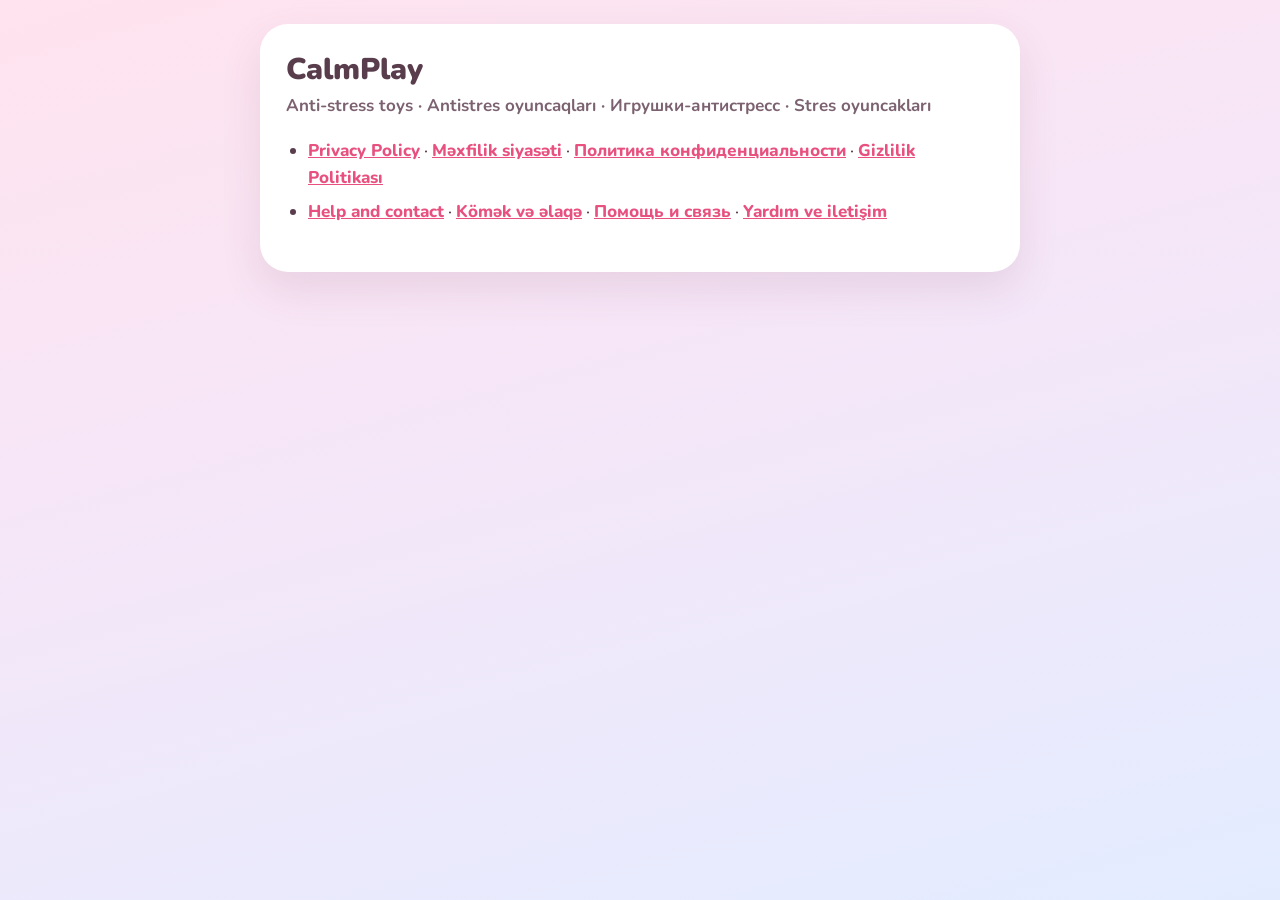
<file: index.html>
<!doctype html>
<html lang="en">
<head>
<meta charset="utf-8">
<meta name="viewport" content="width=device-width, initial-scale=1">
<meta name="color-scheme" content="light">
<title>CalmPlay</title>
<link rel="icon" type="image/svg+xml" href="lotus.svg">
<link rel="stylesheet" href="site.css">
</head>
<body>
<main>
<section class="doc shown" style="display:block">
<h1>CalmPlay</h1>
<p class="updated">Anti-stress toys · Antistres oyuncaqları · Игрушки-антистресс · Stres oyuncakları</p>
<ul>
<li><a href="privacy.html">Privacy Policy</a> · <a href="privacy.html#az">Məxfilik siyasəti</a> · <a href="privacy.html#ru">Политика конфиденциальности</a> · <a href="privacy.html#tr">Gizlilik Politikası</a></li>
<li><a href="support.html">Help and contact</a> · <a href="support.html#az">Kömək və əlaqə</a> · <a href="support.html#ru">Помощь и связь</a> · <a href="support.html#tr">Yardım ve iletişim</a></li>
</ul>
</section>
</main>
</body>
</html>
</file>
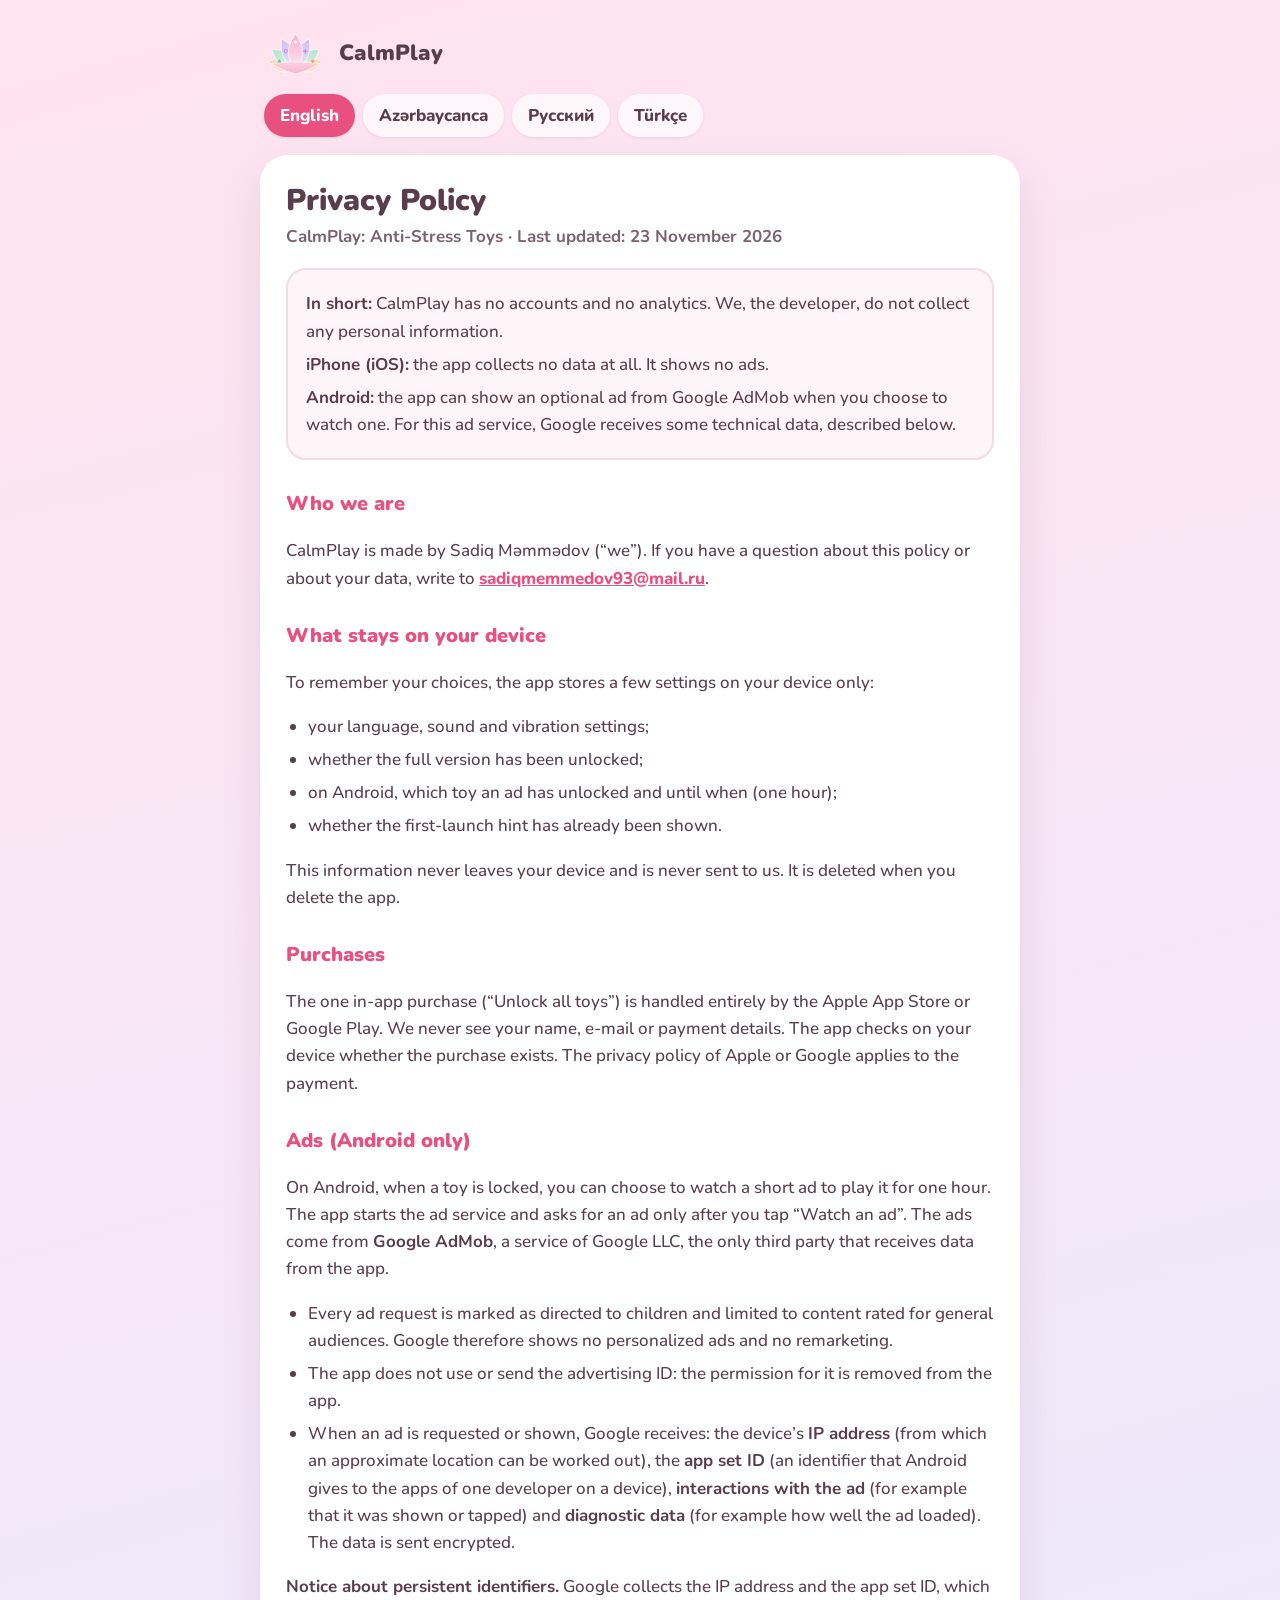
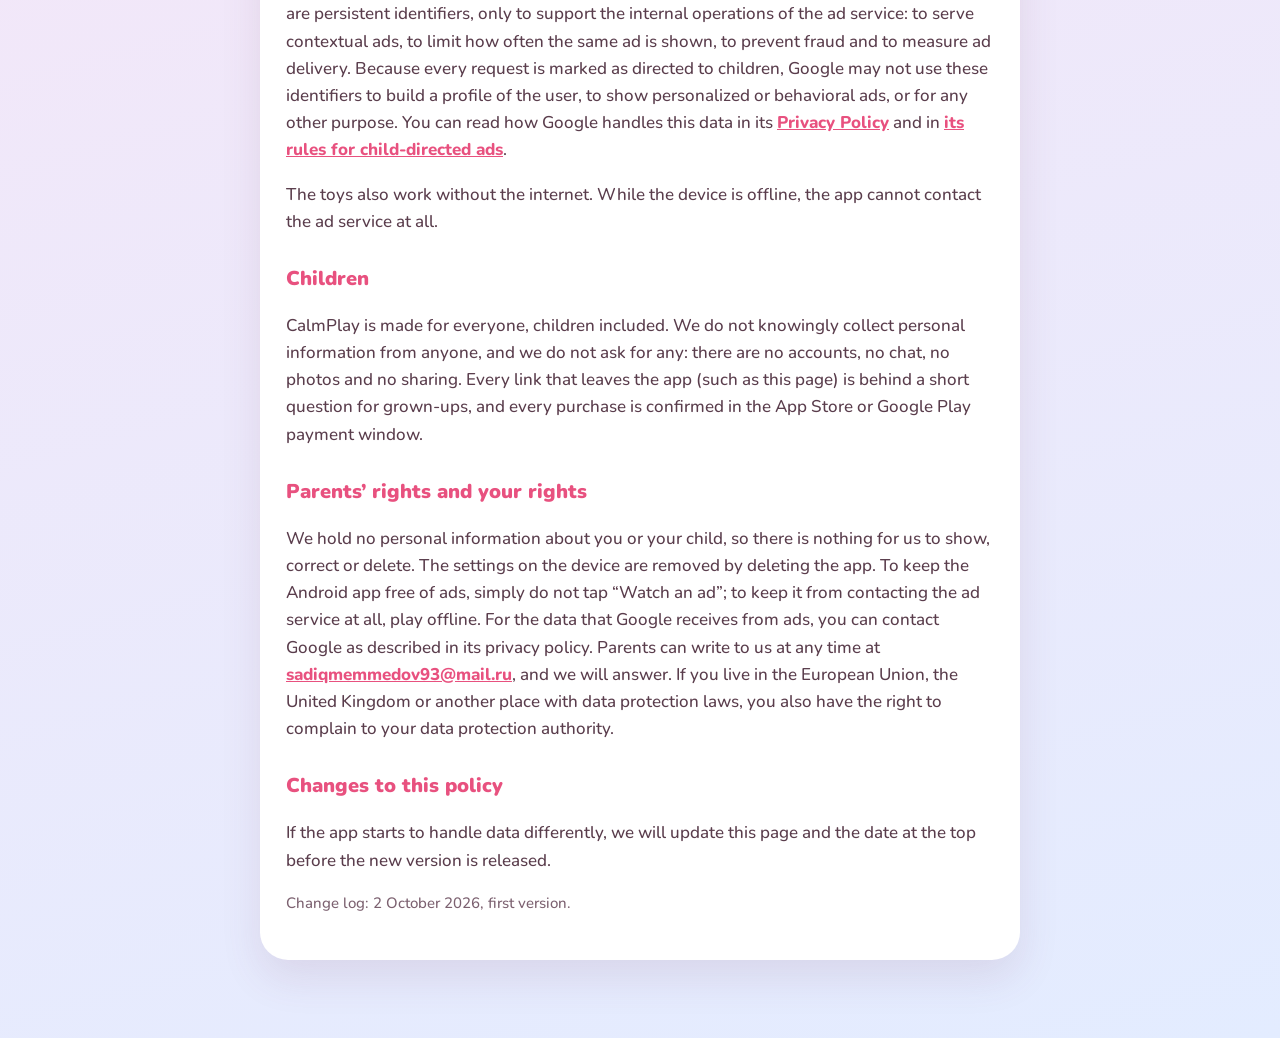
<file: privacy.html>
<!doctype html>
<!--
  CalmPlay: privacy policy (roadmap P5-5), in English, Azerbaijani, Russian and Turkish. Static page: upload site/ as it
  is (see site/README.md). Developer name and contact e-mail are filled in (2026-10-01). Keep
  the date and the change log at the end up to date. The page shows the visitor's language (or ?lang=az / #az);
  without JavaScript all four languages are shown one after another.
-->
<html lang="en">
<head>
<meta charset="utf-8">
<meta name="viewport" content="width=device-width, initial-scale=1">
<meta name="color-scheme" content="light">
<title>CalmPlay: Privacy Policy</title>
<link rel="icon" type="image/svg+xml" href="lotus.svg">
<link rel="stylesheet" href="site.css">
</head>
<body>
<main>
<div class="brand">
  <img src="lotus.svg" alt="" width="63" height="44">
  <span>CalmPlay</span>
</div>
<nav class="langs" aria-label="Language">
  <a href="#en" hreflang="en" lang="en">English</a>
  <a href="#az" hreflang="az" lang="az">Azərbaycanca</a>
  <a href="#ru" hreflang="ru" lang="ru">Русский</a>
  <a href="#tr" hreflang="tr" lang="tr">Türkçe</a>
</nav>

<!-- ======================================== English ======================================== -->
<section class="doc" id="en" lang="en">
<h1>Privacy Policy</h1>
<p class="updated">CalmPlay: Anti-Stress Toys · Last updated: 23 November 2026</p>

<div class="summary">
<p><strong>In short:</strong> CalmPlay has no accounts and no analytics. We, the developer, do not collect any personal information.</p>
<p><strong>iPhone (iOS):</strong> the app collects no data at all. It shows no ads.</p>
<p><strong>Android:</strong> the app can show an optional ad from Google AdMob when you choose to watch one. For this ad service, Google receives some technical data, described below.</p>
</div>

<h2>Who we are</h2>
<p>CalmPlay is made by Sadiq Məmmədov (“we”). If you have a question about this policy or about your data, write to <a href="mailto:sadiqmemmedov93@mail.ru">sadiqmemmedov93@mail.ru</a>.</p>

<h2>What stays on your device</h2>
<p>To remember your choices, the app stores a few settings on your device only:</p>
<ul>
<li>your language, sound and vibration settings;</li>
<li>whether the full version has been unlocked;</li>
<li>on Android, which toy an ad has unlocked and until when (one hour);</li>
<li>whether the first-launch hint has already been shown.</li>
</ul>
<p>This information never leaves your device and is never sent to us. It is deleted when you delete the app.</p>

<h2>Purchases</h2>
<p>The one in-app purchase (“Unlock all toys”) is handled entirely by the Apple App Store or Google Play. We never see your name, e-mail or payment details. The app checks on your device whether the purchase exists. The privacy policy of Apple or Google applies to the payment.</p>

<h2>Ads (Android only)</h2>
<p>On Android, when a toy is locked, you can choose to watch a short ad to play it for one hour. The app starts the ad service and asks for an ad only after you tap “Watch an ad”. The ads come from <strong>Google AdMob</strong>, a service of Google LLC, the only third party that receives data from the app.</p>
<ul>
<li>Every ad request is marked as directed to children and limited to content rated for general audiences. Google therefore shows no personalized ads and no remarketing.</li>
<li>The app does not use or send the advertising ID: the permission for it is removed from the app.</li>
<li>When an ad is requested or shown, Google receives: the device’s <strong>IP address</strong> (from which an approximate location can be worked out), the <strong>app set ID</strong> (an identifier that Android gives to the apps of one developer on a device), <strong>interactions with the ad</strong> (for example that it was shown or tapped) and <strong>diagnostic data</strong> (for example how well the ad loaded). The data is sent encrypted.</li>
</ul>
<p><strong>Notice about persistent identifiers.</strong> Google collects the IP address and the app set ID, which are persistent identifiers, only to support the internal operations of the ad service: to serve contextual ads, to limit how often the same ad is shown, to prevent fraud and to measure ad delivery. Because every request is marked as directed to children, Google may not use these identifiers to build a profile of the user, to show personalized or behavioral ads, or for any other purpose. You can read how Google handles this data in its <a href="https://policies.google.com/privacy" rel="noopener">Privacy Policy</a> and in <a href="https://support.google.com/admob/answer/6223431" rel="noopener">its rules for child-directed ads</a>.</p>
<p>The toys also work without the internet. While the device is offline, the app cannot contact the ad service at all.</p>

<h2>Children</h2>
<p>CalmPlay is made for everyone, children included. We do not knowingly collect personal information from anyone, and we do not ask for any: there are no accounts, no chat, no photos and no sharing. Every link that leaves the app (such as this page) is behind a short question for grown-ups, and every purchase is confirmed in the App Store or Google Play payment window.</p>

<h2>Parents’ rights and your rights</h2>
<p>We hold no personal information about you or your child, so there is nothing for us to show, correct or delete. The settings on the device are removed by deleting the app. To keep the Android app free of ads, simply do not tap “Watch an ad”; to keep it from contacting the ad service at all, play offline. For the data that Google receives from ads, you can contact Google as described in its privacy policy. Parents can write to us at any time at <a href="mailto:sadiqmemmedov93@mail.ru">sadiqmemmedov93@mail.ru</a>, and we will answer. If you live in the European Union, the United Kingdom or another place with data protection laws, you also have the right to complain to your data protection authority.</p>

<h2>Changes to this policy</h2>
<p>If the app starts to handle data differently, we will update this page and the date at the top before the new version is released.</p>
<p class="log">Change log: 2 October 2026, first version.</p>
</section>

<!-- ======================================== Azərbaycanca ======================================== -->
<section class="doc" id="az" lang="az">
<h1>Məxfilik siyasəti</h1>
<p class="updated">CalmPlay: Antistres oyuncaqlar · Son yenilənmə: 23 noyabr 2026</p>

<div class="summary">
<p><strong>Qısaca:</strong> CalmPlay-də hesab və analitika yoxdur. Biz, tərtibatçı, heç bir şəxsi məlumat toplamırıq.</p>
<p><strong>iPhone (iOS):</strong> tətbiq ümumiyyətlə heç bir məlumat toplamır. Reklam göstərmir.</p>
<p><strong>Android:</strong> sən izləməyi seçəndə tətbiq Google AdMob-dan istəyə bağlı reklam göstərə bilər. Bu reklam xidməti üçün Google aşağıda yazılan bəzi texniki məlumatları alır.</p>
</div>

<h2>Biz kimik</h2>
<p>CalmPlay-i Sadiq Məmmədov (“biz”) hazırlayıb. Bu siyasət və ya məlumatların barədə sualın varsa, <a href="mailto:sadiqmemmedov93@mail.ru">sadiqmemmedov93@mail.ru</a> ünvanına yaz.</p>

<h2>Cihazında nə qalır</h2>
<p>Seçimlərini yadda saxlamaq üçün tətbiq bir neçə ayarı yalnız cihazında saxlayır:</p>
<ul>
<li>dil, səs və vibrasiya ayarların;</li>
<li>tam versiyanın açılıb-açılmadığı;</li>
<li>Android-də reklamın hansı oyuncağı və nə vaxta qədər (bir saat) açdığı;</li>
<li>ilk açılış ipucunun artıq göstərilib-göstərilmədiyi.</li>
</ul>
<p>Bu məlumat heç vaxt cihazından çıxmır və bizə göndərilmir. Tətbiqi silən kimi o da silinir.</p>

<h2>Alışlar</h2>
<p>Tətbiqdaxili yeganə alışı (“Bütün oyuncaqları aç”) tamamilə Apple App Store və ya Google Play idarə edir. Biz sənin adını, e-poçtunu və ödəniş məlumatlarını heç vaxt görmürük. Alışın olub-olmadığını tətbiq cihazında yoxlayır. Ödənişə Apple və ya Google-un məxfilik siyasəti tətbiq olunur.</p>

<h2>Reklam (yalnız Android)</h2>
<p>Android-də oyuncaq bağlı olanda, onunla bir saat oynamaq üçün qısa reklam izləməyi seçə bilərsən. Tətbiq reklam xidmətini yalnız “Reklam izlə” düyməsinə toxunandan sonra işə salır və reklam istəyir. Reklamlar Google LLC-nin xidməti olan <strong>Google AdMob</strong>-dan gəlir; tətbiqdən məlumat alan yeganə üçüncü tərəf odur.</p>
<ul>
<li>Hər reklam sorğusu uşaqlara yönəlik kimi işarələnir və yalnız bütün yaşlar üçün uyğun məzmunla məhdudlaşır. Buna görə Google fərdiləşdirilmiş reklam və remarketinq göstərmir.</li>
<li>Tətbiq reklam identifikatorunu (advertising ID) istifadə etmir və göndərmir: ona icazə tətbiqdən çıxarılıb.</li>
<li>Reklam istəniləndə və ya göstəriləndə Google bunları alır: cihazın <strong>IP ünvanı</strong> (ondan təxmini yer müəyyən etmək olar), <strong>app set ID</strong> (Android-in cihazda bir tərtibatçının tətbiqlərinə verdiyi identifikator), <strong>reklamla qarşılıqlı əlaqə</strong> (məsələn, reklamın göstərilməsi və ya ona toxunulması) və <strong>diaqnostika məlumatı</strong> (məsələn, reklamın necə yükləndiyi). Məlumat şifrələnmiş şəkildə göndərilir.</li>
</ul>
<p><strong>Davamlı identifikatorlar haqqında bildiriş.</strong> Google davamlı identifikator olan IP ünvanını və app set ID-ni yalnız reklam xidmətinin daxili işini təmin etmək üçün toplayır: kontekstual reklam göstərmək, eyni reklamın neçə dəfə göstərildiyini məhdudlaşdırmaq, fırıldaqçılığın qarşısını almaq və reklamın çatdırılmasını ölçmək. Hər sorğu uşaqlara yönəlik kimi işarələndiyi üçün Google bu identifikatorlardan istifadəçi profili qurmaq, fərdiləşdirilmiş və ya davranışa əsaslanan reklam göstərmək və ya başqa məqsəd üçün istifadə edə bilməz. Google-un bu məlumatla necə davrandığını onun <a href="https://policies.google.com/privacy?hl=az" rel="noopener">Məxfilik siyasətində</a> və <a href="https://support.google.com/admob/answer/6223431" rel="noopener">uşaqlara yönəlik reklam qaydalarında</a> oxuya bilərsən.</p>
<p>Oyuncaqlar internetsiz də işləyir. Cihaz internetə qoşulmayanda tətbiq reklam xidməti ilə ümumiyyətlə əlaqə saxlaya bilmir.</p>

<h2>Uşaqlar</h2>
<p>CalmPlay hamı, o cümlədən uşaqlar üçün hazırlanıb. Biz bilərəkdən heç kimdən şəxsi məlumat toplamırıq və istəmirik: hesab, çat, şəkil və paylaşma yoxdur. Tətbiqdən kənara aparan hər link (məsələn, bu səhifə) böyüklər üçün qısa bir sualdan sonra açılır, hər alış isə App Store və ya Google Play-in ödəniş pəncərəsində təsdiqlənir.</p>

<h2>Valideynlərin və sənin hüquqların</h2>
<p>Bizdə sən və ya uşağın haqqında heç bir şəxsi məlumat yoxdur, ona görə göstərməli, düzəltməli və ya silməli bir şey də yoxdur. Cihazdakı ayarlar tətbiq silinəndə silinir. Android tətbiqini reklamsız saxlamaq üçün sadəcə “Reklam izlə” düyməsinə toxunma; tətbiqin reklam xidməti ilə heç əlaqə saxlamaması üçün internetsiz oyna. Google-un reklamdan aldığı məlumatlar üçün onun məxfilik siyasətində yazıldığı kimi Google ilə əlaqə saxlaya bilərsən. Valideynlər istənilən vaxt <a href="mailto:sadiqmemmedov93@mail.ru">sadiqmemmedov93@mail.ru</a> ünvanına yaza bilər, cavab verəcəyik. Avropa İttifaqında, Böyük Britaniyada və ya məlumatların qorunması qanunu olan başqa yerdə yaşayırsansa, məlumatların qorunması orqanına şikayət etmək hüququn da var.</p>

<h2>Bu siyasətdə dəyişikliklər</h2>
<p>Tətbiq məlumatlarla başqa cür işləməyə başlasa, yeni versiya çıxmazdan əvvəl bu səhifəni və yuxarıdakı tarixi yeniləyəcəyik.</p>
<p class="log">Dəyişikliklər: 2 oktyabr 2026, ilk versiya.</p>
</section>

<!-- ======================================== Русский ======================================== -->
<section class="doc" id="ru" lang="ru">
<h1>Политика конфиденциальности</h1>
<p class="updated">CalmPlay: игрушки-антистресс · Последнее обновление: 23 ноября 2026 г.</p>

<div class="summary">
<p><strong>Коротко:</strong> в CalmPlay нет аккаунтов и аналитики. Мы, разработчик, не собираем никаких личных данных.</p>
<p><strong>iPhone (iOS):</strong> приложение вообще не собирает данные. Рекламы в нём нет.</p>
<p><strong>Android:</strong> приложение может показать необязательную рекламу Google AdMob, когда ты сам решишь её посмотреть. Для работы этого рекламного сервиса Google получает некоторые технические данные, описанные ниже.</p>
</div>

<h2>Кто мы</h2>
<p>CalmPlay создаёт Sadiq Məmmədov («мы»). Если у тебя есть вопрос об этой политике или о твоих данных, напиши на <a href="mailto:sadiqmemmedov93@mail.ru">sadiqmemmedov93@mail.ru</a>.</p>

<h2>Что остаётся на устройстве</h2>
<p>Чтобы помнить твой выбор, приложение хранит несколько настроек только на устройстве:</p>
<ul>
<li>язык, настройки звука и вибрации;</li>
<li>открыта ли полная версия;</li>
<li>на Android — какую игрушку открыла реклама и до какого времени (на один час);</li>
<li>показана ли уже подсказка при первом запуске.</li>
</ul>
<p>Эти данные никогда не покидают устройство и не отправляются нам. Они удаляются вместе с приложением.</p>

<h2>Покупки</h2>
<p>Единственную встроенную покупку («Открыть все игрушки») полностью обрабатывает Apple App Store или Google Play. Мы никогда не видим твоё имя, почту или платёжные данные. Приложение проверяет покупку на устройстве. К оплате применяется политика конфиденциальности Apple или Google.</p>

<h2>Реклама (только Android)</h2>
<p>На Android, если игрушка закрыта, можно посмотреть короткую рекламу и играть с ней один час. Приложение запускает рекламный сервис и запрашивает рекламу только после нажатия «Посмотри рекламу». Её показывает <strong>Google AdMob</strong> — сервис Google LLC, единственная третья сторона, которая получает данные из приложения.</p>
<ul>
<li>Каждый запрос рекламы помечен как предназначенный для детей и ограничен контентом для всех возрастов. Поэтому Google не показывает персонализированную рекламу и не использует ремаркетинг.</li>
<li>Приложение не использует и не передаёт рекламный идентификатор (advertising ID): разрешение на него удалено из приложения.</li>
<li>Когда реклама запрашивается или показывается, Google получает: <strong>IP-адрес</strong> устройства (по нему можно определить примерное местоположение), <strong>app set ID</strong> (идентификатор, который Android присваивает приложениям одного разработчика на устройстве), <strong>действия с рекламой</strong> (например, что она была показана или нажата) и <strong>диагностические данные</strong> (например, как загрузилась реклама). Данные передаются в зашифрованном виде.</li>
</ul>
<p><strong>Уведомление о постоянных идентификаторах.</strong> Google собирает IP-адрес и app set ID, которые являются постоянными идентификаторами, только для внутренней работы рекламного сервиса: чтобы показывать контекстную рекламу, ограничивать частоту показа одной и той же рекламы, предотвращать мошенничество и измерять показы. Поскольку каждый запрос помечен как предназначенный для детей, Google не может использовать эти идентификаторы для создания профиля пользователя, показа персонализированной или поведенческой рекламы или для других целей. О том, как Google обращается с этими данными, можно прочитать в его <a href="https://policies.google.com/privacy?hl=ru" rel="noopener">Политике конфиденциальности</a> и в <a href="https://support.google.com/admob/answer/6223431?hl=ru" rel="noopener">правилах для рекламы, предназначенной для детей</a>.</p>
<p>Игрушки работают и без интернета. Пока устройство офлайн, приложение вообще не может связаться с рекламным сервисом.</p>

<h2>Дети</h2>
<p>CalmPlay сделан для всех, в том числе для детей. Мы сознательно не собираем личные данные ни у кого и не запрашиваем их: нет аккаунтов, чата, фотографий и обмена. Каждая ссылка, ведущая из приложения (например, на эту страницу), открывается только после короткого вопроса для взрослых, а каждая покупка подтверждается в окне оплаты App Store или Google Play.</p>

<h2>Права родителей и твои права</h2>
<p>У нас нет личных данных о тебе или твоём ребёнке, поэтому нам нечего показать, исправить или удалить. Настройки на устройстве удаляются вместе с приложением. Чтобы в Android-приложении не было рекламы, просто не нажимай «Посмотри рекламу»; чтобы приложение совсем не связывалось с рекламным сервисом, играй без интернета. По поводу данных, которые Google получает от рекламы, можно обратиться в Google, как описано в его политике конфиденциальности. Родители могут в любое время написать нам на <a href="mailto:sadiqmemmedov93@mail.ru">sadiqmemmedov93@mail.ru</a>, и мы ответим. Если ты живёшь в Европейском союзе, Великобритании или другой стране с законом о защите данных, у тебя также есть право подать жалобу в орган по защите данных.</p>

<h2>Изменения этой политики</h2>
<p>Если приложение начнёт обращаться с данными иначе, мы обновим эту страницу и дату вверху до выхода новой версии.</p>
<p class="log">История изменений: 2 октября 2026 г., первая версия.</p>
</section>

<!-- ======================================== Türkçe ======================================== -->
<section class="doc" id="tr" lang="tr">
<h1>Gizlilik Politikası</h1>
<p class="updated">CalmPlay: Stres Oyuncakları · Son güncelleme: 23 Kasım 2026</p>

<div class="summary">
<p><strong>Kısaca:</strong> CalmPlay'de hesap ve analiz yoktur. Geliştirici olarak biz hiçbir kişisel bilgi toplamıyoruz.</p>
<p><strong>iPhone (iOS):</strong> uygulama hiçbir veri toplamaz. Reklam göstermez.</p>
<p><strong>Android:</strong> sen izlemeyi seçtiğinde uygulama Google AdMob'dan isteğe bağlı bir reklam gösterebilir. Bu reklam hizmeti için Google, aşağıda açıklanan bazı teknik verileri alır.</p>
</div>

<h2>Biz kimiz</h2>
<p>CalmPlay'i Sadiq Məmmədov (“biz”) geliştiriyor. Bu politika ya da verilerin hakkında bir sorun varsa <a href="mailto:sadiqmemmedov93@mail.ru">sadiqmemmedov93@mail.ru</a> adresine yaz.</p>

<h2>Cihazında kalanlar</h2>
<p>Seçimlerini hatırlamak için uygulama birkaç ayarı yalnızca cihazında saklar:</p>
<ul>
<li>dil, ses ve titreşim ayarların;</li>
<li>tam sürümün açılıp açılmadığı;</li>
<li>Android'de bir reklamın hangi oyuncağı ne zamana kadar (bir saat) açtığı;</li>
<li>ilk açılış ipucunun gösterilip gösterilmediği.</li>
</ul>
<p>Bu bilgiler cihazından hiç çıkmaz ve bize gönderilmez. Uygulamayı sildiğinde silinir.</p>

<h2>Satın almalar</h2>
<p>Tek uygulama içi satın alma (“Tüm oyuncakları aç”) tamamen Apple App Store ya da Google Play tarafından yürütülür. Adını, e-postanı ya da ödeme bilgilerini asla görmeyiz. Uygulama, satın almayı cihazında kontrol eder. Ödeme için Apple'ın ya da Google'ın gizlilik politikası geçerlidir.</p>

<h2>Reklamlar (yalnızca Android)</h2>
<p>Android'de bir oyuncak kilitliyse, onunla bir saat oynamak için kısa bir reklam izlemeyi seçebilirsin. Uygulama, reklam hizmetini ancak “Reklam izle” düğmesine dokunduktan sonra başlatır ve reklam ister. Reklamlar, Google LLC'nin bir hizmeti olan <strong>Google AdMob</strong>'dan gelir; uygulamadan veri alan tek üçüncü taraf odur.</p>
<ul>
<li>Her reklam isteği çocuklara yönelik olarak işaretlenir ve her yaşa uygun içerikle sınırlandırılır. Bu nedenle Google kişiselleştirilmiş reklam ve yeniden pazarlama göstermez.</li>
<li>Uygulama reklam kimliğini (advertising ID) kullanmaz ve göndermez: buna ait izin uygulamadan kaldırılmıştır.</li>
<li>Bir reklam istendiğinde ya da gösterildiğinde Google şunları alır: cihazın <strong>IP adresi</strong> (buradan yaklaşık konum çıkarılabilir), <strong>app set ID</strong> (Android'in bir cihazda aynı geliştiricinin uygulamalarına verdiği kimlik), <strong>reklamla etkileşimler</strong> (örneğin reklamın gösterildiği ya da ona dokunulduğu) ve <strong>tanılama verileri</strong> (örneğin reklamın nasıl yüklendiği). Veriler şifrelenerek gönderilir.</li>
</ul>
<p><strong>Kalıcı tanımlayıcılar hakkında bildirim.</strong> Google, kalıcı tanımlayıcı olan IP adresini ve app set ID'yi yalnızca reklam hizmetinin iç işleyişini desteklemek için toplar: bağlamsal reklam göstermek, aynı reklamın kaç kez gösterildiğini sınırlamak, dolandırıcılığı önlemek ve reklam gösterimini ölçmek. Her istek çocuklara yönelik olarak işaretlendiği için Google bu tanımlayıcıları kullanıcı profili oluşturmak, kişiselleştirilmiş ya da davranışsal reklam göstermek veya başka bir amaçla kullanamaz. Google'ın bu verileri nasıl işlediğini <a href="https://policies.google.com/privacy?hl=tr" rel="noopener">Gizlilik Politikası</a>'nda ve <a href="https://support.google.com/admob/answer/6223431?hl=tr" rel="noopener">çocuklara yönelik reklam kurallarında</a> okuyabilirsin.</p>
<p>Oyuncaklar internetsiz de çalışır. Cihaz çevrimdışıyken uygulama reklam hizmetiyle hiç bağlantı kuramaz.</p>

<h2>Çocuklar</h2>
<p>CalmPlay, çocuklar dahil herkes için yapıldı. Kimseden bilerek kişisel bilgi toplamıyor ve istemiyoruz: hesap, sohbet, fotoğraf ve paylaşım yok. Uygulamanın dışına çıkan her bağlantı (bu sayfa gibi), büyükler için kısa bir sorudan sonra açılır; her satın alma ise App Store ya da Google Play ödeme penceresinde onaylanır.</p>

<h2>Ebeveynlerin ve senin hakların</h2>
<p>Senin ya da çocuğun hakkında hiçbir kişisel bilgimiz yok; bu yüzden gösterecek, düzeltecek ya da silecek bir şey de yok. Cihazdaki ayarlar uygulama silindiğinde silinir. Android uygulamasını reklamsız tutmak için “Reklam izle” düğmesine dokunmaman yeterli; uygulamanın reklam hizmetiyle hiç bağlantı kurmaması için internetsiz oyna. Google'ın reklamlardan aldığı veriler için, gizlilik politikasında anlatıldığı gibi Google ile iletişime geçebilirsin. Ebeveynler bize istedikleri zaman <a href="mailto:sadiqmemmedov93@mail.ru">sadiqmemmedov93@mail.ru</a> adresinden yazabilir; yanıt vereceğiz. Avrupa Birliği'nde, Birleşik Krallık'ta ya da veri koruma yasası olan başka bir yerde yaşıyorsan, veri koruma kurumuna şikâyette bulunma hakkın da vardır.</p>

<h2>Bu politikadaki değişiklikler</h2>
<p>Uygulama verileri farklı biçimde işlemeye başlarsa, yeni sürüm yayımlanmadan önce bu sayfayı ve üstteki tarihi güncelleyeceğiz.</p>
<p class="log">Değişiklik geçmişi: 2 Ekim 2026, ilk sürüm.</p>
</section>
</main>
<script src="site.js"></script>
</body>
</html>
</file>
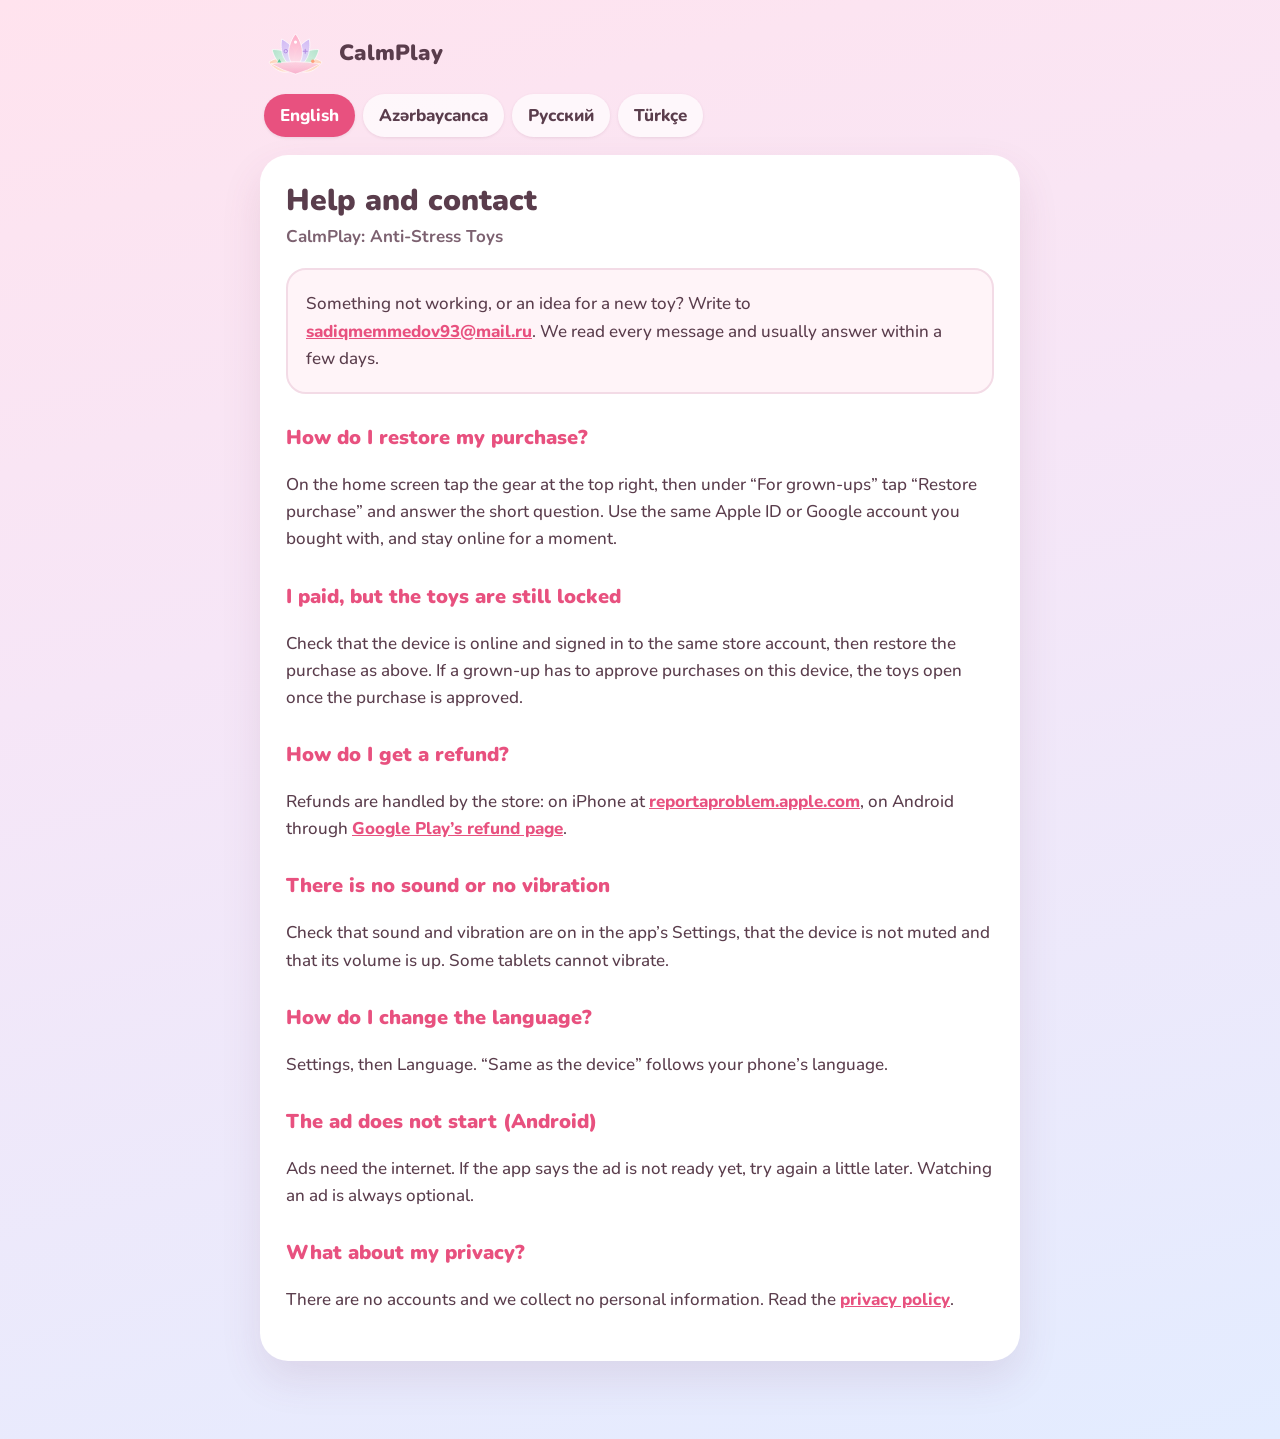
<file: support.html>
<!doctype html>
<!--
  CalmPlay: support page (roadmap P5-5; the App Store support URL must lead to contact information), in English,
  Azerbaijani, Russian and Turkish. The contact e-mail is filled in (2026-10-01). See site/README.md.
-->
<html lang="en">
<head>
<meta charset="utf-8">
<meta name="viewport" content="width=device-width, initial-scale=1">
<meta name="color-scheme" content="light">
<title>CalmPlay: Support</title>
<link rel="icon" type="image/svg+xml" href="lotus.svg">
<link rel="stylesheet" href="site.css">
</head>
<body>
<main>
<div class="brand">
  <img src="lotus.svg" alt="" width="63" height="44">
  <span>CalmPlay</span>
</div>
<nav class="langs" aria-label="Language">
  <a href="#en" hreflang="en" lang="en">English</a>
  <a href="#az" hreflang="az" lang="az">Azərbaycanca</a>
  <a href="#ru" hreflang="ru" lang="ru">Русский</a>
  <a href="#tr" hreflang="tr" lang="tr">Türkçe</a>
</nav>

<!-- ======================================== English ======================================== -->
<section class="doc" id="en" lang="en">
<h1>Help and contact</h1>
<p class="updated">CalmPlay: Anti-Stress Toys</p>
<div class="summary"><p>Something not working, or an idea for a new toy? Write to <a href="mailto:sadiqmemmedov93@mail.ru">sadiqmemmedov93@mail.ru</a>. We read every message and usually answer within a few days.</p></div>

<h2>How do I restore my purchase?</h2>
<p>On the home screen tap the gear at the top right, then under “For grown-ups” tap “Restore purchase” and answer the short question. Use the same Apple ID or Google account you bought with, and stay online for a moment.</p>

<h2>I paid, but the toys are still locked</h2>
<p>Check that the device is online and signed in to the same store account, then restore the purchase as above. If a grown-up has to approve purchases on this device, the toys open once the purchase is approved.</p>

<h2>How do I get a refund?</h2>
<p>Refunds are handled by the store: on iPhone at <a href="https://reportaproblem.apple.com" rel="noopener">reportaproblem.apple.com</a>, on Android through <a href="https://support.google.com/googleplay/answer/2479637" rel="noopener">Google Play’s refund page</a>.</p>

<h2>There is no sound or no vibration</h2>
<p>Check that sound and vibration are on in the app’s Settings, that the device is not muted and that its volume is up. Some tablets cannot vibrate.</p>

<h2>How do I change the language?</h2>
<p>Settings, then Language. “Same as the device” follows your phone’s language.</p>

<h2>The ad does not start (Android)</h2>
<p>Ads need the internet. If the app says the ad is not ready yet, try again a little later. Watching an ad is always optional.</p>

<h2>What about my privacy?</h2>
<p>There are no accounts and we collect no personal information. Read the <a href="privacy.html#en">privacy policy</a>.</p>
</section>

<!-- ======================================== Azərbaycanca ======================================== -->
<section class="doc" id="az" lang="az">
<h1>Kömək və əlaqə</h1>
<p class="updated">CalmPlay: Antistres oyuncaqlar</p>
<div class="summary"><p>Nəsə işləmir, ya da yeni oyuncaq üçün fikrin var? <a href="mailto:sadiqmemmedov93@mail.ru">sadiqmemmedov93@mail.ru</a> ünvanına yaz. Hər məktubu oxuyuruq və adətən bir neçə gün ərzində cavab veririk.</p></div>

<h2>Alışı necə bərpa edim?</h2>
<p>Ana ekranda sağ yuxarıdakı dişli çarxa toxun, “Böyüklər üçün” bölməsində “Alışı bərpa et” düyməsinə bas və qısa suala cavab ver. Alış etdiyin Apple ID və ya Google hesabından istifadə et və bir az internetə qoşulu qal.</p>

<h2>Pul ödədim, amma oyuncaqlar hələ bağlıdır</h2>
<p>Cihazın internetə qoşulu olduğunu və eyni mağaza hesabına daxil olduğunu yoxla, sonra alışı yuxarıdakı kimi bərpa et. Bu cihazda alışları böyüklərdən biri təsdiqləməlidirsə, alış təsdiqlənən kimi oyuncaqlar açılacaq.</p>

<h2>Pulu necə geri ala bilərəm?</h2>
<p>Pulun qaytarılmasını mağaza həll edir: iPhone-da <a href="https://reportaproblem.apple.com" rel="noopener">reportaproblem.apple.com</a> səhifəsində, Android-də <a href="https://support.google.com/googleplay/answer/2479637?hl=az" rel="noopener">Google Play-in geri ödəniş səhifəsində</a>.</p>

<h2>Səs və ya vibrasiya yoxdur</h2>
<p>Tətbiqin ayarlarında səsin və vibrasiyanın açıq olduğunu, cihazın səssiz rejimdə olmadığını və səsinin qaldırıldığını yoxla. Bəzi planşetlər vibrasiya edə bilmir.</p>

<h2>Dili necə dəyişim?</h2>
<p>Ayarlar, sonra Dil. “Cihazın dili” seçimi telefonunun dilini izləyir.</p>

<h2>Reklam başlamır (Android)</h2>
<p>Reklam üçün internet lazımdır. Tətbiq reklamın hələ hazır olmadığını deyirsə, bir az sonra yenə yoxla. Reklam izləmək həmişə istəyə bağlıdır.</p>

<h2>Məxfiliyim necə qorunur?</h2>
<p>Hesab yoxdur və biz heç bir şəxsi məlumat toplamırıq. <a href="privacy.html#az">Məxfilik siyasətini</a> oxu.</p>
</section>

<!-- ======================================== Русский ======================================== -->
<section class="doc" id="ru" lang="ru">
<h1>Помощь и связь</h1>
<p class="updated">CalmPlay: игрушки-антистресс</p>
<div class="summary"><p>Что-то не работает или есть идея новой игрушки? Напиши на <a href="mailto:sadiqmemmedov93@mail.ru">sadiqmemmedov93@mail.ru</a>. Мы читаем каждое письмо и обычно отвечаем в течение нескольких дней.</p></div>

<h2>Как восстановить покупку?</h2>
<p>На главном экране нажми на шестерёнку справа вверху, затем в разделе «Для взрослых» — «Восстановить покупку» и ответь на короткий вопрос. Используй тот же Apple ID или аккаунт Google, с которого была покупка, и побудь немного в сети.</p>

<h2>Я заплатил, а игрушки всё ещё закрыты</h2>
<p>Проверь, что устройство подключено к интернету и вошло в тот же аккаунт магазина, затем восстанови покупку, как описано выше. Если на этом устройстве покупки должен одобрить взрослый, игрушки откроются, как только покупку одобрят.</p>

<h2>Как вернуть деньги?</h2>
<p>Возвратами занимается магазин: на iPhone — на <a href="https://reportaproblem.apple.com" rel="noopener">reportaproblem.apple.com</a>, на Android — через <a href="https://support.google.com/googleplay/answer/2479637?hl=ru" rel="noopener">страницу возврата Google Play</a>.</p>

<h2>Нет звука или вибрации</h2>
<p>Проверь, что звук и вибрация включены в настройках приложения, что на устройстве не включён беззвучный режим и что громкость не на нуле. Некоторые планшеты не умеют вибрировать.</p>

<h2>Как сменить язык?</h2>
<p>Настройки, затем Язык. Вариант «Как на устройстве» следует языку телефона.</p>

<h2>Реклама не запускается (Android)</h2>
<p>Для рекламы нужен интернет. Если приложение пишет, что реклама ещё не готова, попробуй чуть позже. Смотреть рекламу всегда необязательно.</p>

<h2>А как с конфиденциальностью?</h2>
<p>Аккаунтов нет, и мы не собираем личные данные. Прочитай <a href="privacy.html#ru">политику конфиденциальности</a>.</p>
</section>

<!-- ======================================== Türkçe ======================================== -->
<section class="doc" id="tr" lang="tr">
<h1>Yardım ve iletişim</h1>
<p class="updated">CalmPlay: Stres Oyuncakları</p>
<div class="summary"><p>Bir şey çalışmıyor mu, ya da yeni bir oyuncak fikrin mi var? <a href="mailto:sadiqmemmedov93@mail.ru">sadiqmemmedov93@mail.ru</a> adresine yaz. Her mesajı okuyoruz ve genellikle birkaç gün içinde yanıt veriyoruz.</p></div>

<h2>Satın alımımı nasıl geri yüklerim?</h2>
<p>Ana ekranda sağ üstteki dişli simgesine dokun, “Büyükler için” bölümünde “Satın alımı geri yükle”ye bas ve kısa soruyu yanıtla. Satın aldığın Apple Kimliği ya da Google hesabını kullan ve bir süre çevrimiçi kal.</p>

<h2>Ödeme yaptım ama oyuncaklar hâlâ kilitli</h2>
<p>Cihazın internete bağlı olduğunu ve aynı mağaza hesabıyla oturum açtığını kontrol et, ardından satın alımı yukarıdaki gibi geri yükle. Bu cihazda satın almaları bir büyüğün onaylaması gerekiyorsa, onay gelince oyuncaklar açılır.</p>

<h2>Paramı nasıl geri alırım?</h2>
<p>İadeleri mağaza yapar: iPhone'da <a href="https://reportaproblem.apple.com" rel="noopener">reportaproblem.apple.com</a> adresinden, Android'de <a href="https://support.google.com/googleplay/answer/2479637?hl=tr" rel="noopener">Google Play iade sayfasından</a>.</p>

<h2>Ses ya da titreşim yok</h2>
<p>Uygulamanın ayarlarında ses ve titreşimin açık olduğunu, cihazın sessizde olmadığını ve sesinin açık olduğunu kontrol et. Bazı tabletler titreşemez.</p>

<h2>Dili nasıl değiştiririm?</h2>
<p>Ayarlar, ardından Dil. “Cihazın dili” seçeneği telefonunun dilini izler.</p>

<h2>Reklam başlamıyor (Android)</h2>
<p>Reklam için internet gerekir. Uygulama reklamın henüz hazır olmadığını söylüyorsa biraz sonra yeniden dene. Reklam izlemek her zaman isteğe bağlıdır.</p>

<h2>Gizliliğim ne olacak?</h2>
<p>Hesap yok ve hiçbir kişisel bilgi toplamıyoruz. <a href="privacy.html#tr">Gizlilik politikasını</a> oku.</p>
</section>
</main>
<script src="site.js"></script>
</body>
</html>
</file>
<file: site.css>
/* Shared style of the CalmPlay pages (privacy.html, support.html): pastel candy, Nunito from fonts/ (SIL OFL 1.1). */
@font-face { font-family: 'Nunito'; font-weight: 200 1000; font-display: swap; src: url('fonts/nunito-cyrillic-wght-normal.woff2') format('woff2'); unicode-range: U+0301, U+0400-045F, U+0490-0491, U+04B0-04B1, U+2116; }
@font-face { font-family: 'Nunito'; font-weight: 200 1000; font-display: swap; src: url('fonts/nunito-latin-ext-wght-normal.woff2') format('woff2'); unicode-range: U+0100-02BA, U+02BD-02C5, U+02C7-02CC, U+02CE-02D7, U+02DD-02FF, U+0304, U+0308, U+0329, U+1D00-1DBF, U+1E00-1E9F, U+1EF2-1EFF, U+2020, U+20A0-20AB, U+20AD-20C0, U+2113, U+2C60-2C7F, U+A720-A7FF; }
@font-face { font-family: 'Nunito'; font-weight: 200 1000; font-display: swap; src: url('fonts/nunito-latin-wght-normal.woff2') format('woff2'); unicode-range: U+0000-00FF, U+0131, U+0152-0153, U+02BB-02BC, U+02C6, U+02DA, U+02DC, U+0304, U+0308, U+0329, U+2000-206F, U+20AC, U+2122, U+2191, U+2193, U+2212, U+2215, U+FEFF, U+FFFD; }
:root { --ink: #5a3d4c; --soft: #7c6170; --accent: #e8517f; --card: #ffffff; --line: #f3dbe6; }
* { box-sizing: border-box; }
html { background: #e3ecff; }
/* The gradient spans the whole page (a fixed background is ignored on iOS and ends after one screen elsewhere). */
body { margin: 0; min-height: 100vh; background: linear-gradient(165deg, #ffe3ee 0%, #f6e6f7 40%, #e3ecff 100%); padding: 24px 16px 56px; color: var(--ink); font: 500 17px/1.6 'Nunito', ui-rounded, 'SF Pro Rounded', 'Segoe UI', system-ui, sans-serif; }
main { max-width: 760px; margin: 0 auto; }
.brand { display: flex; align-items: center; gap: 12px; margin: 8px 4px 18px; font-weight: 900; font-size: 22px; }
.brand img, .brand svg { width: 63px; height: 44px; flex: none; }
nav.langs { display: flex; flex-wrap: wrap; gap: 8px; margin: 0 4px 18px; }
nav.langs a { padding: 8px 16px; border-radius: 999px; background: rgba(255, 255, 255, 0.7); color: var(--ink); font-weight: 800; text-decoration: none; box-shadow: 0 1px 3px rgba(122, 68, 99, 0.12); }
nav.langs a[aria-current="true"] { background: var(--accent); color: #fff; }
section.doc { background: var(--card); border-radius: 28px; padding: 28px 26px 30px; margin-bottom: 22px; box-shadow: 0 18px 40px rgba(122, 68, 99, 0.12); }
h1 { margin: 0 0 4px; font-size: 30px; line-height: 1.2; font-weight: 900; }
h2 { margin: 28px 0 8px; font-size: 20px; font-weight: 900; color: var(--accent); }
.updated { margin: 0 0 18px; color: var(--soft); font-weight: 700; }
.summary { background: #fff4f8; border: 2px solid var(--line); border-radius: 20px; padding: 14px 18px; }
.summary p { margin: 6px 0; }
ul { padding-left: 22px; }
li { margin: 6px 0; }
a { color: var(--accent); font-weight: 800; }
.fill { background: #fff3a8; border-radius: 6px; padding: 0 4px; font-weight: 800; }
.log { color: var(--soft); font-size: 15px; }
.js section.doc { display: none; }
.js section.doc.shown { display: block; }
@media (max-width: 480px) { body { font-size: 16px; } section.doc { padding: 22px 18px 24px; border-radius: 22px; } h1 { font-size: 26px; } }
</file>
